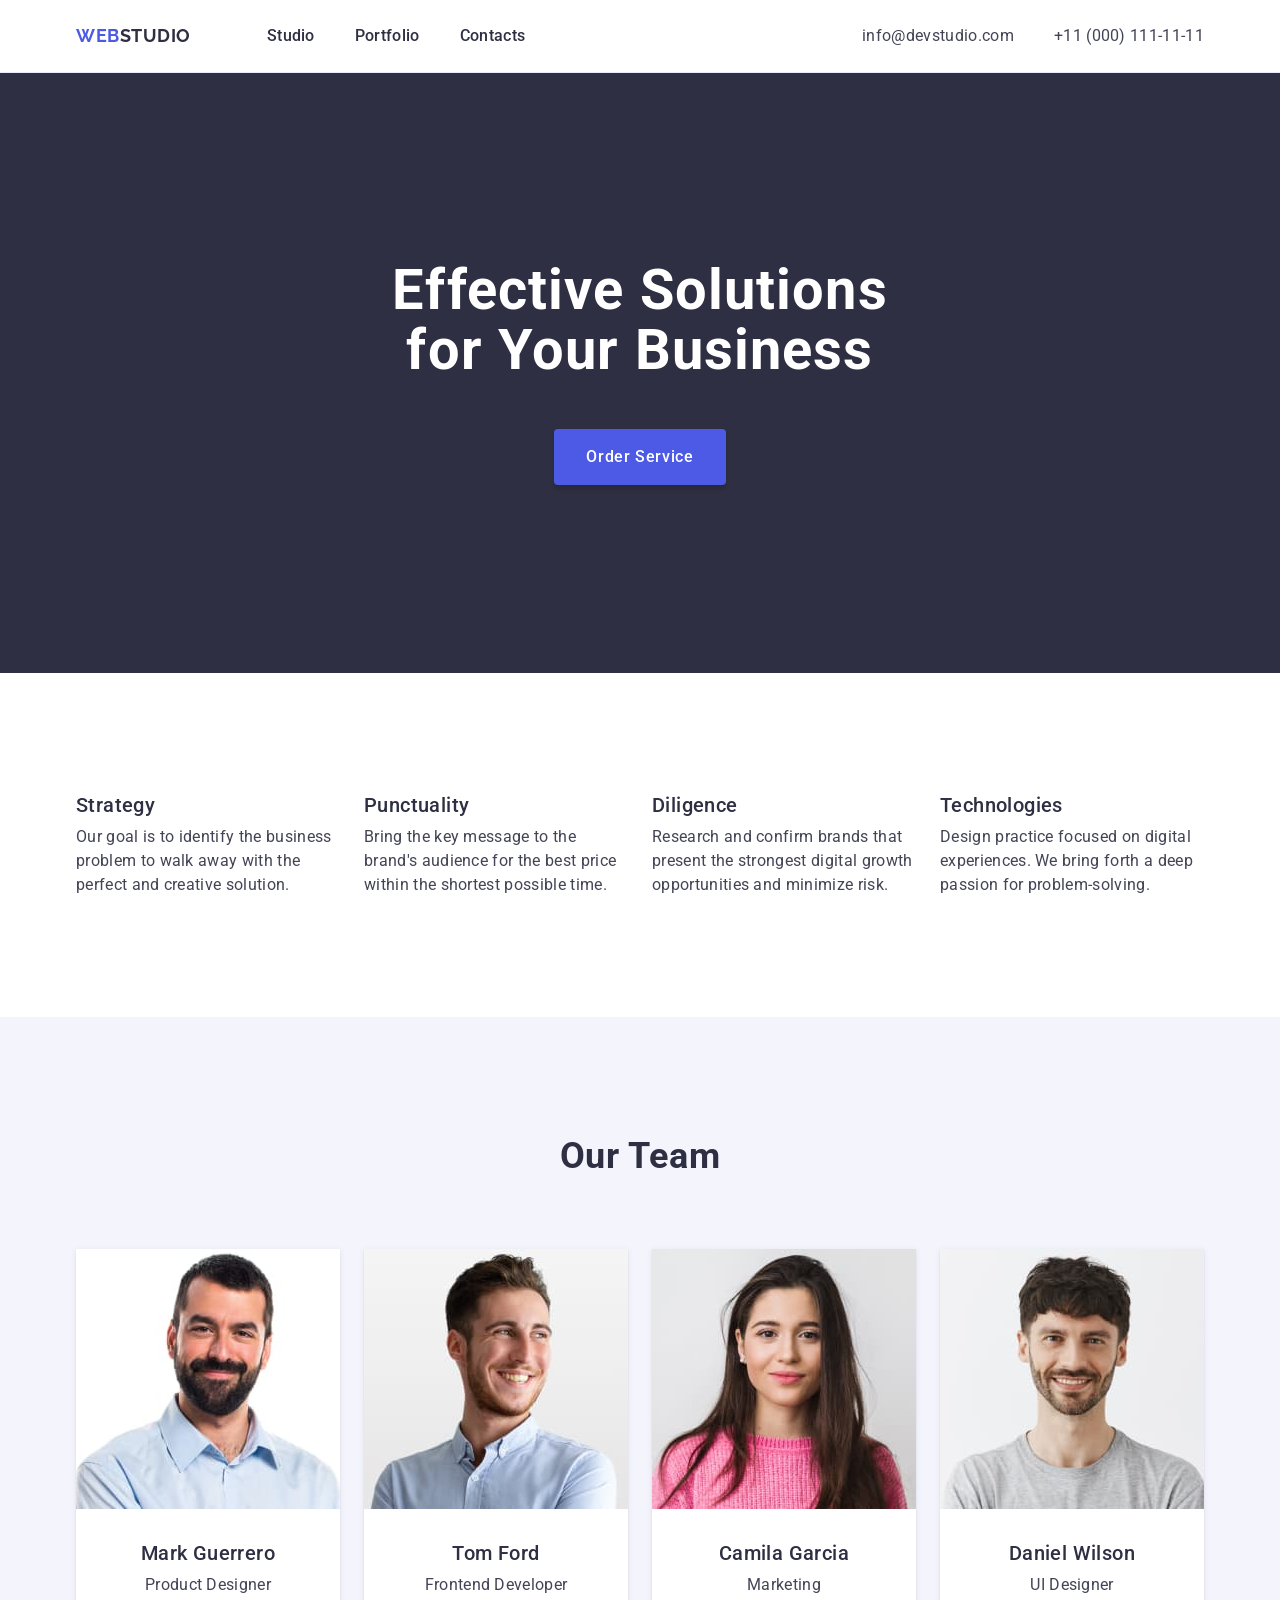
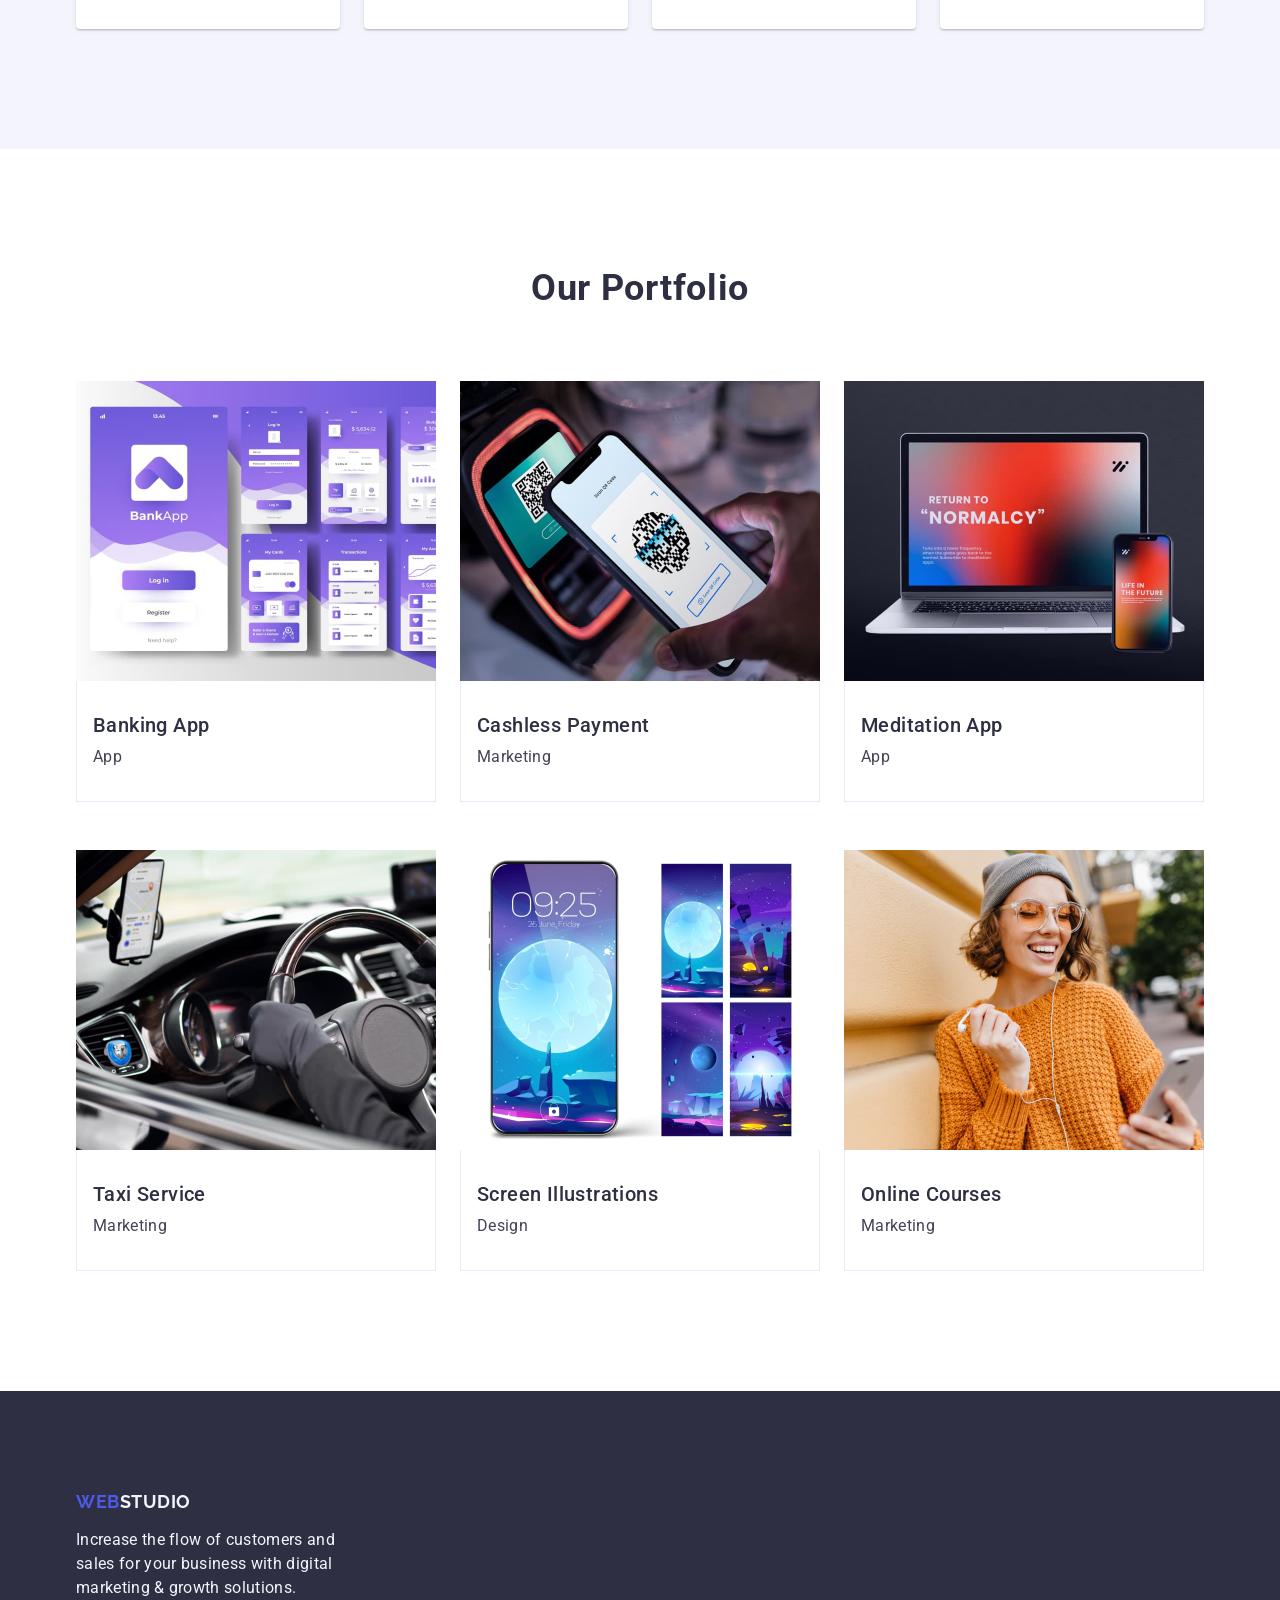
<file: index.html>
<!DOCTYPE html>
<html lang="en">
  <head>
    <meta charset="UTF-8" />
    <meta name="viewport" content="width=device-width, initial-scale=1.0" />
    <title>WebStudio</title>

    <!-- Modern Normalize -->
    <link
      rel="stylesheet"
      href="https://cdnjs.cloudflare.com/ajax/libs/modern-normalize/2.0.0/modern-normalize.min.css"
    />

    <!-- Custom styles -->
    <link rel="stylesheet" href="./css/styles.css" />

    <!-- Fonts -->
    <link rel="preconnect" href="https://fonts.googleapis.com" />
    <link rel="preconnect" href="https://fonts.gstatic.com" crossorigin />
    <link
      href="https://fonts.googleapis.com/css2?family=Raleway:wght@700&family=Roboto:wght@400;500;700&display=swap"
      rel="stylesheet"
    />
  </head>
  <body>
    <!-- Header section -->
    <header class="header">
      <div class="container header-container">
        <nav class="header-nav">
        <a class="header-logo" href="./index.html"
          >Web<span class="logo-part">Studio</span></a
        >  
          <ul class="nav-link">
            <li class="nav-link-item">
              <a class="nav-link-content" href="./index.html">Studio</a>
            </li>
            <li class="nav-link-item">
              <a class="nav-link-content" href="">Portfolio</a>
            </li>
            <li class="nav-link-item">
              <a class="nav-link-content" href="">Contacts</a>
            </li>
          </ul>
        </nav>
        <address class="address">
          <ul class="address-link">
            <li>
              <a class="address-link-content" href="mailto:info@devstudio.com"
                >info@devstudio.com</a
              >
            </li>
            <li>
              <a class="address-link-content" href="tel:+110001111111"
                >+11 (000) 111-11-11</a
              >
            </li>
          </ul>
        </address>
      </div>
    </header>
    <main>
      <!-- Hero section -->
      <section class="hero-section">
        <div class="container hero-container">
            <h1 class="hero-title">Effective Solutions for Your Business</h1>
            <button class="btn" type="button">Order Service</button>
        </div>
      </section>
      <!-- Feature section -->
      <section class="feature-section">
        <div class="container">
          <h2 class="visually-hidden">Feature</h2>
          <ul class="feature-list">
            <li class="feature-item">
              <h3 class="feature-title">Strategy</h3>
              <p class="feature-text">
                Our goal is to identify the business problem to walk away with
                the perfect and creative solution.
              </p>
            </li>
            <li class="feature-item">
              <h3 class="feature-title">Punctuality</h3>
              <p class="feature-text">
                Bring the key message to the brand's audience for the best price
                within the shortest possible time.
              </p>
            </li>
            <li class="feature-item">
              <h3 class="feature-title">Diligence</h3>
              <p class="feature-text">
                Research and confirm brands that present the strongest digital
                growth opportunities and minimize risk.
              </p>
            </li>
            <li class="feature-item">
              <h3 class="feature-title">Technologies</h3>
              <p class="feature-text">
                Design practice focused on digital experiences. We bring forth a
                deep passion for problem-solving.
              </p>
            </li>
          </ul>
        </div>
      </section>
      <!-- Our team -->
      <section class="team-section">
        <div class="container">
          <h2 class="team-theme">Our Team</h2>
            <ul class="team-list">
              <li class="team-item">
                <img
                  src="./images/team/mark-guerrero.jpg"
                  alt="Mark Guerrero"
                  width="264"
                  height="260"
                  class="team-image"
                />
                <div class="team-desc">
                  <h3 class="team-title">Mark Guerrero</h3>
                  <p class="team-text">Product Designer</p>
                </div>
              </li>
              <li class="team-item">
                <img
                  src="./images/team/tom-ford.jpg"
                  alt="Tom Ford"
                  width="264"
                  height="260"
                  class="team-image"
                />
                <div class="team-desc">
                  <h3 class="team-title">Tom Ford</h3>
                  <p class="team-text">Frontend Developer</p>
                </div>
              </li>
              <li class="team-item">
                <img
                  src="./images/team/camila-garcia.jpg"
                  alt="Camila Garcia"
                  width="264"
                  height="260"
                  class="team-image"
                />
                <div class="team-desc">
                  <h3 class="team-title">Camila Garcia</h3>
                  <p class="team-text">Marketing</p>
                </div>
              </li>
              <li class="team-item">
                <img
                  src="./images/team/daniel-wilson.jpg"
                  alt="Daniel Wilson"
                  width="264"
                  height="260"
                  class="team-image"
                />
                <div class="team-desc">
                  <h3 class="team-title">Daniel Wilson</h3>
                  <p class="team-text">UI Designer</p>
                </div>
              </li>
            </ul>
        </div>
      </section>
      <!-- Our portfolio -->
      <section class="portfolio-section">
        <div class="container">
          <h2 class="portfolio-theme">Our Portfolio</h2>

            <ul class="portfolio-list">
              <li class="portfolio-item">
                <img
                  src="./images/portfolio/banking-app.jpg"
                  alt="Banking App"
                  width="360"
                  height="300"
                  class="portfolio-image"
                />
                <div class="portfolio-wrapper">
                  <h3 class="portfolio-title">Banking App</h3>
                  <p class="portfolio-text">App</p>
                </div>
              </li>
              <li class="portfolio-item">
                <img
                  src="./images/portfolio/cashless-payment.jpg"
                  alt="Cashless Payment"
                  width="360"
                  height="300"
                  class="portfolio-image"
                />
                <div class="portfolio-wrapper">
                  <h3 class="portfolio-title">Cashless Payment</h3>
                  <p class="portfolio-text">Marketing</p>
                </div>
              </li>
              <li class="portfolio-item">
                <img
                  src="./images/portfolio/meditation-app.jpg"
                  alt="Meditation App"
                  width="360"
                  height="300"
                  class="portfolio-image"
                />
                <div class="portfolio-wrapper">
                  <h3 class="portfolio-title">Meditation App</h3>
                  <p class="portfolio-text">App</p>
                </div>
              </li>
              <li class="portfolio-item">
                <img
                  src="./images/portfolio/taxi-service.jpg"
                  alt="Taxi Service"
                  width="360"
                  height="300"
                  class="portfolio-image"
                />
                <div class="portfolio-wrapper">
                  <h3 class="portfolio-title">Taxi Service</h3>
                  <p class="portfolio-text">Marketing</p>
                </div>
              </li>
              <li class="portfolio-item">
                <img
                  src="./images/portfolio/screen-illustrations.jpg"
                  alt="Screen Illustrations"
                  width="360"
                  height="300"
                  class="portfolio-image"
                />
                <div class="portfolio-wrapper">
                  <h3 class="portfolio-title">Screen Illustrations</h3>
                  <p class="portfolio-text">Design</p>
                </div>
              </li>
              <li class="portfolio-item">
                <img
                  src="./images/portfolio/online-courses.jpg"
                  alt="Online Courses"
                  width="360"
                  height="300"
                  class="portfolio-image"
                />
                <div class="portfolio-wrapper">
                  <h3 class="portfolio-title">Online Courses</h3>
                  <p class="portfolio-text">Marketing</p>
                </div>
              </li>
            </ul>
        </div>
      </section>
    </main>

    <!-- Footer -->
    <footer class="footer">
      <div class="footer-container container">
        <a class="footer-logo" href="./index.html"
          >Web<span class="logo-part-footer">Studio</span></a
        >
        <p class="footer-text">
          Increase the flow of customers and sales for your business with
          digital marketing & growth solutions.
        </p>
      </div>
    </footer>
  </body>
</html>
</file>
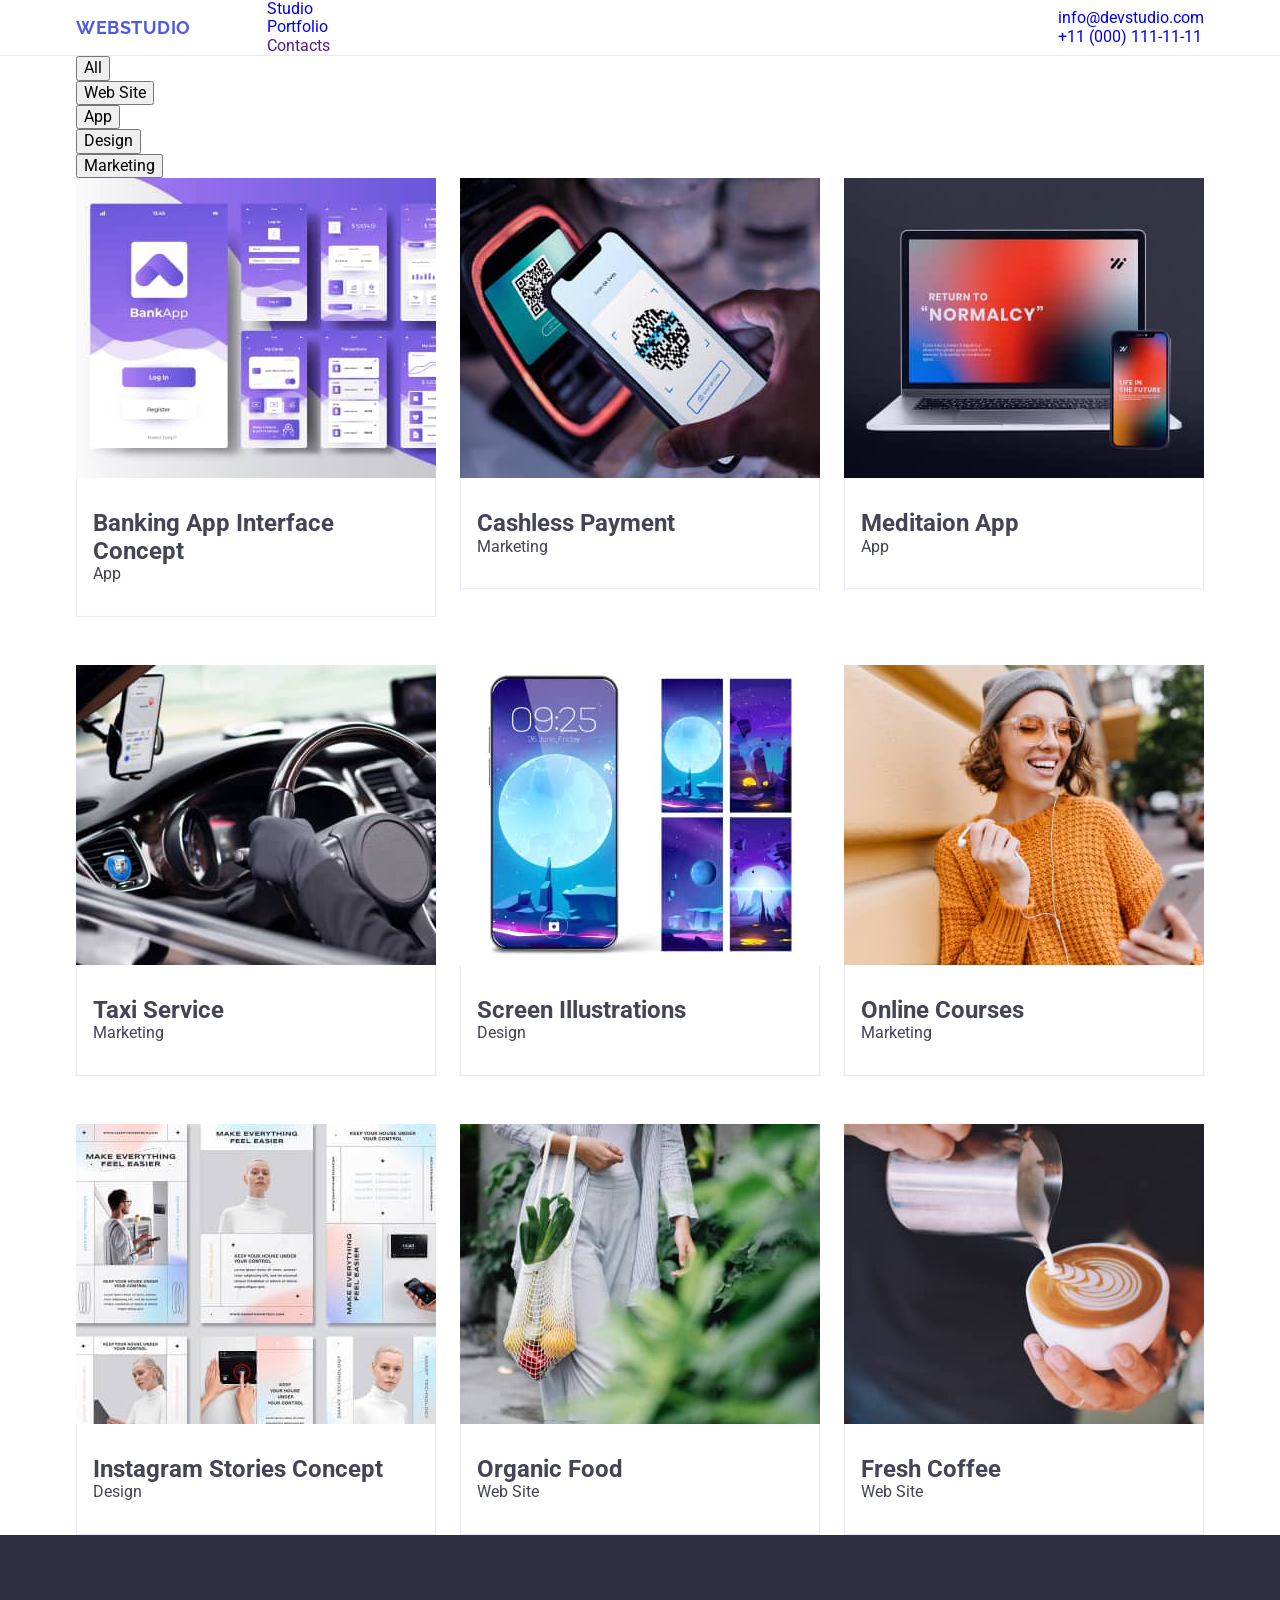
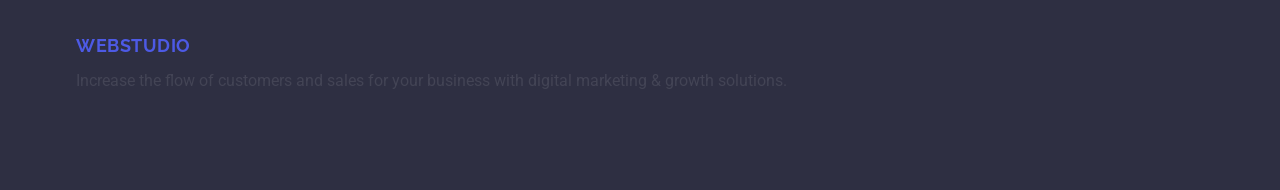
<file: portfolio.html>
<!DOCTYPE html>
<html lang="en">
  <head>
    <meta charset="UTF-8" />
    <meta http-equiv="X-UA-Compatible" content="IE=edge" />
    <meta name="viewport" content="width=device-width, initial-scale=1.0" />
    <title>Portfolio</title>
    <!-- Modern normalize -->
    <link
      rel="stylesheet"
      href="https://cdn.jsdelivr.net/npm/modern-normalize@2.0.0/modern-normalize.css"
    />
    <!-- Custom styles -->
    <link rel="preconnect" href="https://fonts.googleapis.com" />
    <link rel="preconnect" href="https://fonts.gstatic.com" crossorigin />
    <link
      href="https://fonts.googleapis.com/css2?family=Raleway:wght@800&family=Roboto:ital,wght@0,500;0,700;1,400&display=swap"
      rel="stylesheet"
    />
    <link rel="stylesheet" href="./css/styles.css" />
  </head>

  <body>
    <!-- Header section -->
    <header class="header">
      <div class="header-container container">
        <a class="header-logo" href="./index.html">
          <span class="accent">Web</span>Studio
        </a>
        <nav class="header-nav">
          <ul class="header-list">
            <li>
              <a href="./index.html">Studio</a>
            </li>
            <li>
              <a href="./portfolio.html">Portfolio</a>
            </li>
            <li>
              <a href="">Contacts</a>
            </li>
          </ul>
        </nav>

        <ul class="header-contact">
          <div class="header-wrapper">
            <li>
              <a class="header-mail" href="mailto:info@devstudio.com"
                >info@devstudio.com</a
              >
            </li>
            <li>
              <a class="header-phone" href="tel:+110001111111"
                >+11 (000) 111-11-11</a
              >
            </li>
          </div>
        </ul>
      </div>
    </header>

    <main class="main">
      <!-- Portfolio section -->
      <section class="portfolio">
        <div class="container">
          <!-- Hidden title -->
          <h1 class="visually-hidden">Our gallery</h1>
          <!-- Portfilio buttons -->
          <ul class="btn-list">
            <li>
              <button class="portfolio-btn" type="button">All</button>
            </li>
            <li>
              <button class="portfolio-btn" type="button">Web Site</button>
            </li>
            <li>
              <button class="portfolio-btn" type="button">App</button>
            </li>
            <li>
              <button class="portfolio-btn" type="button">Design</button>
            </li>
            <li>
              <button class="portfolio-btn" type="button">Marketing</button>
            </li>
          </ul>
          <!-- Portfilio сards -->
          <ul class="portfolio-list">
            <li class="portfolio-item">
              <img
                class="portfolio-pic"
                src="./images/gallery/bankingapp.jpg"
                alt="Banking App Interface Concept"
                width="360"
                height="300"
              />
              <div class="portfolio-wrapper">
                <h2 class="portfolio-subtitle">
                  Banking App Interface Concept
                </h2>
                <p class="portfolio-desc">App</p>
              </div>
            </li>

            <li class="portfolio-item">
              <img
                class="portfolio-pic"
                src="./images/gallery/cashlesspayment.jpg"
                alt="Cashless Payment"
                width="360"
                height="300"
              />
              <div class="portfolio-wrapper">
                <h2 class="portfolio-subtitle">Cashless Payment</h2>
                <p class="portfolio-desc">Marketing</p>
              </div>
            </li>

            <li class="portfolio-item">
              <img
                class="portfolio-pic"
                src="./images/gallery/meditationapp.jpg"
                alt="Meditaion App"
                width="360"
                height="300"
              />
              <div class="portfolio-wrapper">
                <h2 class="portfolio-subtitle">Meditaion App</h2>
                <p class="portfolio-desc">App</p>
              </div>
            </li>

            <li class="portfolio-item">
              <img
                class="portfolio-pic"
                src="./images/gallery/taxiservice.jpg"
                alt="Taxi Service"
                width="360"
                height="300"
              />
              <div class="portfolio-wrapper">
                <h2 class="portfolio-subtitle">Taxi Service</h2>
                <p class="portfolio-desc">Marketing</p>
              </div>
            </li>

            <li class="portfolio-item">
              <img
                class="portfolio-pic"
                src="./images/gallery/screenillustrations.jpg"
                alt="Screen Illustrations"
                width="360"
                height="300"
              />
              <div class="portfolio-wrapper">
                <h2 class="portfolio-subtitle">Screen Illustrations</h2>
                <p class="portfolio-desc">Design</p>
              </div>
            </li>

            <li class="portfolio-item">
              <img
                class="portfolio-pic"
                src="./images/gallery/onlinecourses.jpg"
                alt="Online Courses"
                width="360"
                height="300"
              />
              <div class="portfolio-wrapper">
                <h2 class="portfolio-subtitle">Online Courses</h2>
                <p class="portfolio-desc">Marketing</p>
              </div>
            </li>

            <li class="portfolio-item">
              <img
                class="portfolio-pic"
                src="./images/gallery/instastoriesconcept.jpg"
                alt="Instagram Stories Concept"
                width="360"
                height="300"
              />
              <div class="portfolio-wrapper">
                <h2 class="portfolio-subtitle">Instagram Stories Concept</h2>
                <p class="portfolio-desc">Design</p>
              </div>
            </li>

            <li class="portfolio-item">
              <img
                class="portfolio-pic"
                src="./images/gallery/organicfood.jpg"
                alt="Organic Food"
                width="360"
                height="300"
              />
              <div class="portfolio-wrapper">
                <h2 class="portfolio-subtitle">Organic Food</h2>
                <p class="portfolio-desc">Web Site</p>
              </div>
            </li>

            <li class="portfolio-item">
              <img
                class="portfolio-pic"
                src="./images/gallery/freshcoffee.jpg"
                alt="Fresh Coffee"
                width="360"
                height="300"
              />
              <div class="portfolio-wrapper">
                <h2 class="portfolio-subtitle">Fresh Coffee</h2>
                <p class="portfolio-desc">Web Site</p>
              </div>
            </li>
          </ul>
        </div>
      </section>
    </main>
    <!-- Footer section -->
    <footer class="footer">
      <div class="container">
        <a class="footer-logo" href="./index.html">
          <span class="accent">Web</span>Studio
        </a>
        <p class="footer-txt">
          Increase the flow of customers and sales for your business with
          digital marketing & growth solutions.
        </p>
      </div>
    </footer>
  </body>
</html>
</file>
<file: css/styles.css>
*,
*::before,
*::after {
  box-sizing: border-box;
}
:root{
    /* Font */
  --main-font: Roboto, sans-serif; 
  --secondary-font: Raleway, sans-serif;
  --secondary-txt-cl: #2E2F42 
}

 /* Base styles document*/
body {
  font-family: Roboto, sans-serif; 
  color: #434455; 
  background-color: #FFFFFF;
} 

.section {
  padding-top: 120px;
  padding-bottom: 120px;
}

/* Base styles */
a {
text-decoration: none;
  }
ul, ol {
list-style: none;
margin-top: 0;
margin-bottom: 0;
padding-left: 0;
}
.link {
text-decoration: none;
color: currentColor
}
h1,
h2,
h3,
h4,
h5,
h6,
p {
  margin-top: 0;
  margin-bottom: 0;
}
img {
  display: block;
  max-width: 100%;
  /* width: auto;
  height: auto; */
}

.visually-hidden {
  position: absolute;
  margin: -1px;
  border: 0;
  padding: 0;
  white-space: nowrap;
  height: 1px;
  clip-path: inset(100%);
  clip: rect(0 0 0 0);
  width: 1px;
  overflow: hidden;
}

/* WebStudio styles */

/* Container */
.container {
  width: 1158px;
  padding-left: 15px;
  padding-right: 15px;
  margin-left: auto;
  margin-right: auto;
}
/* Header section */
.header {
    border-bottom: 1px solid #e7e9fc
}
.header-container {
  display: flex;
  align-items: center;
}
.header-nav {
  display: flex;
margin-right: auto;
align-items: center;
}
.header-logo {
font-family: Raleway, sans-serif;
 font-weight: 700;
 font-size: 18px;
line-height: 1.17;
letter-spacing: 0.03em;
 text-transform: uppercase;
 color: #4D5AE5;
margin-right: 76px;
}

.logo-part {   
color: #2E2F42;
}
.nav-link {
display: flex;
border-top: 24px;
gap: 40px;
}

.nav-link-content {
font-weight: 500;
font-size: 16px;
line-height: 150%;
letter-spacing: 0.02em;
color:  #2E2F42;
padding: 24px 0;
}

.nav-link-content:hover,
.nav-link-content:active,
.nav-link-content:focus {
  color: #404BBF;
}

.address {
  font-style: normal;
  align-items: center;
  display: flex;
  border-top: 24px;
  gap: 40px;
  padding: 24px 0;
}

.address-link {
  display: flex;
  gap: 40px;
}
.address-link-content {
  color: #434455;
font-weight: 400;
font-size: 16px;
line-height: 1.50;
letter-spacing: 0.02em;
}
.address-link-content:hover,
.address-link-content:active,
.address-link-content:focus {
color: #404BBF;
}
.nav-link-content,
.address {
display: block;
}
/* Hero section */
.hero-section {
  background-color: #2E2F42;
  padding: 188px 0;
}
.hero-title {
font-weight: 700;
font-size: 56px;
line-height: 1.07;
letter-spacing: 0.02em;
text-align: center;
color: #FFFFFF;
margin-bottom: 48px;
/* min-width: 496px; */
max-width: 496px;
margin-right: auto;
margin-left: auto;
}
.btn {
  font-family: "Roboto", sans-serif;
font-weight: 500;
font-size: 16px;
line-height: 1.50;
letter-spacing: 0.04em;
color: #FFFFFF;
background-color: #4D5AE5;
cursor: pointer;
display: block;
margin-right: auto;
border-radius: 4px;
/* width: 169px;
height: 56px; */
box-shadow: 0 4px 4px 0 rgba(0, 0, 0, 0.15);
background: #4D5AE5;
border: none;
padding: 16px 32px;
min-width: 169px;
margin-right: auto;
margin-left: auto;
}
.btn:hover,
.btn:active,
.btn:focus {
  background-color: #404BBF;
}

/* Feature section */
.feature-section {
  padding: 120px 0;
}
.feature-list {
  background-color: #FFFFFF;
  display: flex;
  gap: 24px;
  /* justify-content: center; */
  /* flex-wrap: wrap; */
}
.feature-item {
  width: calc((100% - 3 * 24px) / 4);
}
.feature-title {
  font-weight: 500;
font-size: 20px;
line-height: 1.20;
letter-spacing: 0.02em;
color: #2E2F42;
margin-bottom: 8px;
}
.feature-text {
  font-weight: 400;
font-size: 16px;
line-height: 1.50;
letter-spacing: 0.02em;
color: #434455;
}

/* Our team */
.team-section {
  background-color: #F4F4FD;
  padding: 120px 0;
}
.team-theme {
    font-weight: 700;
    font-size: 36px;
    line-height: 1.11;
    letter-spacing: 0.02em;
    color: #2E2F42;
    text-align: center;
    text-transform: capitalize;
    margin-bottom: 72px;
}
.team-list {
  display: flex;
  flex-wrap: wrap;
  gap: 24px;
  text-align: center;
  margin-right: 24px;
}
.team-list:last-child {
  margin-right: 0;
}
.team-item {
 background-color: #FFFFFF;
 border-radius: 0 0 4px 4px;
padding: 0px 0px 32px 0px;
width: 264px;
height: 380px;
box-shadow: 0 2px 1px 0 rgba(46, 47, 66, 0.08), 0 1px 1px 0 rgba(46, 47, 66, 0.16), 0 1px 6px 0 rgba(46, 47, 66, 0.08);
width: calc((100% - 3 * 24px) / 4);
}

.team-image {
  margin: 0 auto;
}
.team-desc {
padding: 32px 0;
}

.team-title {
    font-weight: 500;
    font-size: 20px;
    line-height: 1.20;
    letter-spacing: 0.02em;
    color: #2E2F42;
    margin-bottom: 8px;
    text-align: center; 
}
.team-text {
    font-weight: 400;
    font-size: 16px;
    line-height: 1.50;
    letter-spacing: 0.02em;
    color: #434455;
    text-align: center; 
}

/* Our portfolio */
.portfolio-section {
  padding: 120px 0;
}
.portfolio-theme {
    font-weight: 700;
    font-size: 36px;
    line-height: 1.11;
    letter-spacing: 0.02em;
    color: #2E2F42;
    text-transform: capitalize;
    text-align: center;
    margin-bottom: 72px;
} 
.portfolio-list {
  display: flex;
  flex-wrap: wrap;
  gap: 48px 24px;
}
.portfolio-item {
  width: 360px;
width: calc((100% - 2 * 24) / 3);
}
.portfolio-wrapper {
  padding: 32px 16px;
  border: 1px solid #e7e9fc;
  border-top: none;
}
.portfolio-title {
    font-weight: 500;
    font-size: 20px;
    line-height: 1.20;
    letter-spacing: 0.02em;
    color: #2E2F42;
    margin-bottom: 8px;
}

.portfolio-text {
    font-weight: 400;
    font-size: 16px;
    line-height: 1.50;
    letter-spacing: 0.02em;
    color: #434455;
}

/* Footer */
.footer {
  background-color: #2E2F42;
  padding: 100px 0;
}
.footer-logo {
  font-family: "Raleway", sans-serif;
font-weight: 700;
font-size: 18px;
line-height: 1.17;
letter-spacing: 0.03em;
text-transform: uppercase;
color: #4D5AE5;
display: inline-block;
margin-bottom: 16px;
}
.logo-part-footer {
color:#F4F4FD;
}
.footer-text {
    font-weight: 400;
    font-size: 16px;
    line-height: 1.50;
    letter-spacing: 0.02em;
    color: #F4F4FD;
    max-width: 264px;
}
</file>
